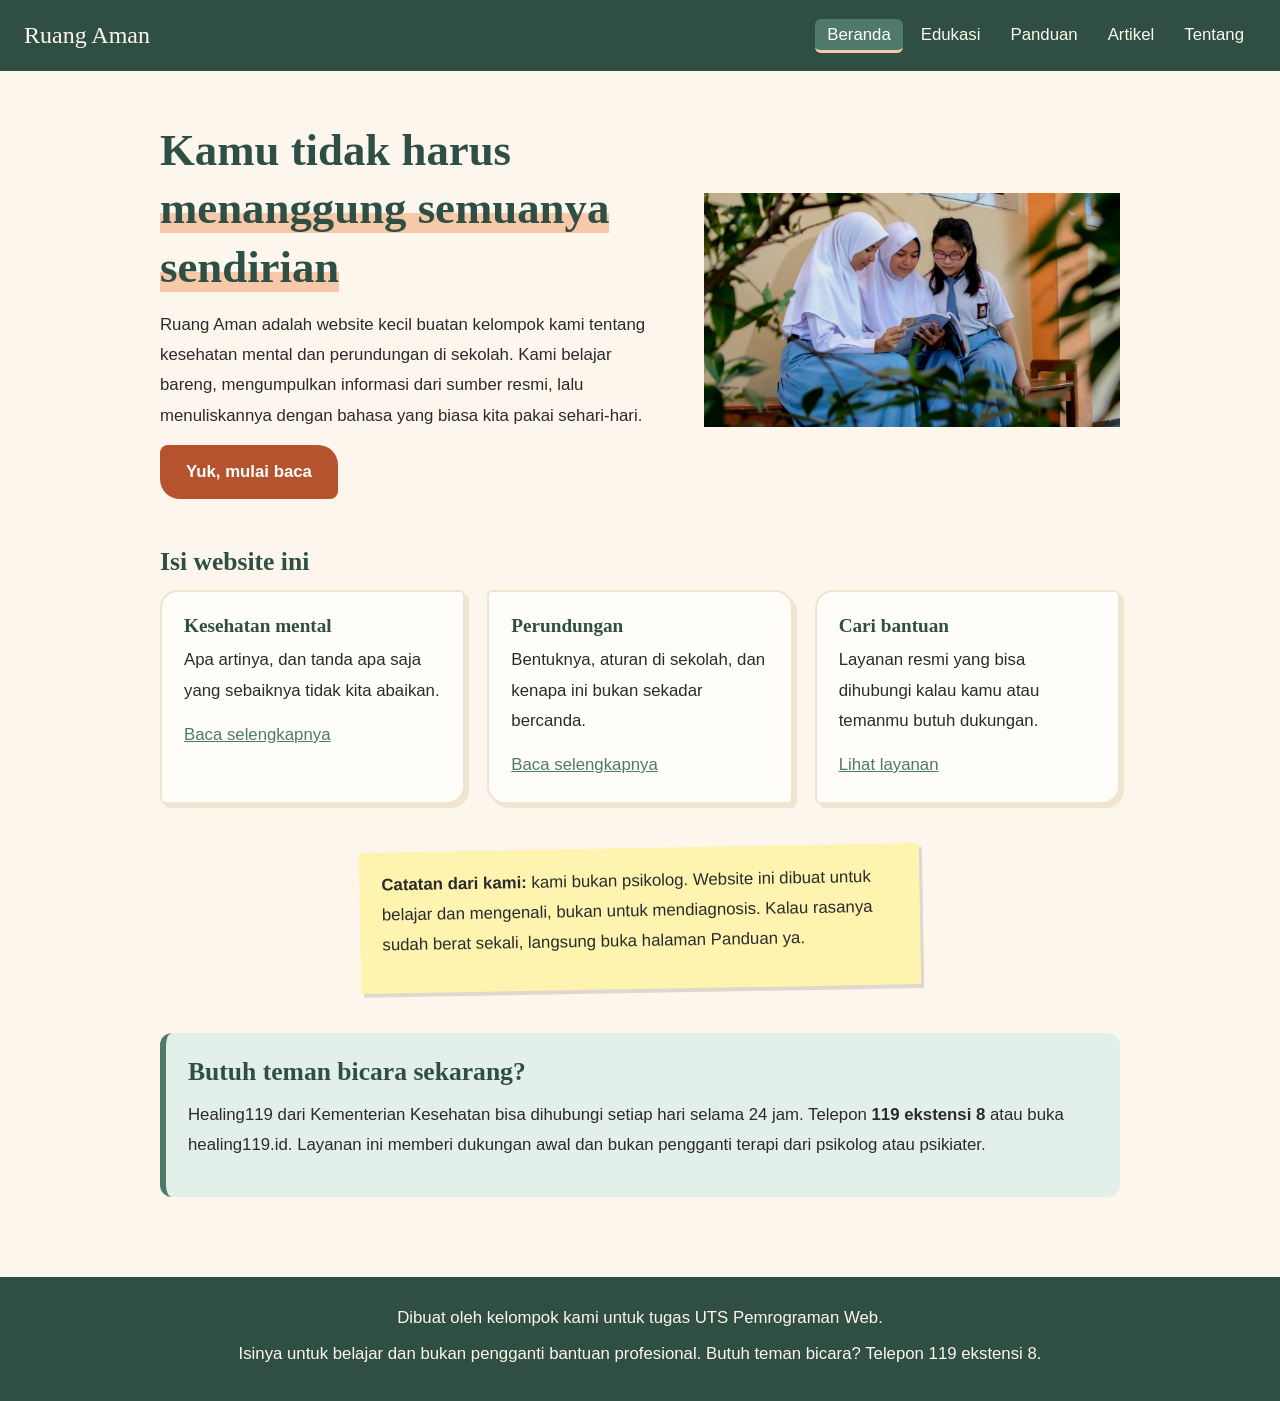
<file: index.html>
<!DOCTYPE html>
<html lang="id">
<head>
  <meta charset="UTF-8">
  <meta name="viewport" content="width=device-width, initial-scale=1.0">
  <meta name="description" content="Website edukasi kesehatan mental dan perundungan untuk pelajar">
  <title>Ruang Aman | Beranda</title>
  <link rel="stylesheet" href="css/style.css">
</head>
<body>

  <header>
    <a class="logo" href="index.html">Ruang Aman</a>
    <nav>
      <ul>
        <li><a class="aktif" href="index.html">Beranda</a></li>
        <li><a href="edukasi.html">Edukasi</a></li>
        <li><a href="panduan.html">Panduan</a></li>
        <li><a href="artikel.html">Artikel</a></li>
        <li><a href="tentang.html">Tentang</a></li>
      </ul>
    </nav>
  </header>

  <main>
    <section class="sampul">
      <div>
        <h1>Kamu tidak harus <span class="sorot">menanggung semuanya sendirian</span></h1>
        <p>Ruang Aman adalah website kecil buatan kelompok kami tentang kesehatan mental dan perundungan di sekolah. Kami belajar bareng, mengumpulkan informasi dari sumber resmi, lalu menuliskannya dengan bahasa yang biasa kita pakai sehari-hari.</p>
        <a class="tombol" href="edukasi.html">Yuk, mulai baca</a>
      </div>

            <figure>
        <img src="foto/sampul.jpg" alt="Ilustrasi siswa SMA berseragam di lingkungan sekolah">
      </figure>
    </section>

    <div class="isi">
      <section>
        <h2>Isi website ini</h2>
        <div class="kisi">
          <div class="kartu">
            <h3>Kesehatan mental</h3>
            <p>Apa artinya, dan tanda apa saja yang sebaiknya tidak kita abaikan.</p>
            <a href="edukasi.html">Baca selengkapnya</a>
          </div>
          <div class="kartu">
            <h3>Perundungan</h3>
            <p>Bentuknya, aturan di sekolah, dan kenapa ini bukan sekadar bercanda.</p>
            <a href="edukasi.html#perundungan">Baca selengkapnya</a>
          </div>
          <div class="kartu">
            <h3>Cari bantuan</h3>
            <p>Layanan resmi yang bisa dihubungi kalau kamu atau temanmu butuh dukungan.</p>
            <a href="panduan.html#bantuan">Lihat layanan</a>
          </div>
        </div>
      </section>

      <div class="catatan">
        <p><strong>Catatan dari kami:</strong> kami bukan psikolog. Website ini dibuat untuk belajar dan mengenali, bukan untuk mendiagnosis. Kalau rasanya sudah berat sekali, langsung buka halaman Panduan ya.</p>
      </div>

      <section class="kotak-bantuan">
        <h2>Butuh teman bicara sekarang?</h2>
        <p>Healing119 dari Kementerian Kesehatan bisa dihubungi setiap hari selama 24 jam. Telepon <strong>119 ekstensi 8</strong> atau buka healing119.id. Layanan ini memberi dukungan awal dan bukan pengganti terapi dari psikolog atau psikiater.</p>
      </section>
    </div>
  </main>

  <footer>
    <p>Dibuat oleh kelompok kami untuk tugas UTS Pemrograman Web.</p>
    <p>Isinya untuk belajar dan bukan pengganti bantuan profesional. Butuh teman bicara? Telepon 119 ekstensi 8.</p>
  </footer>

</body>
</html>
</file>
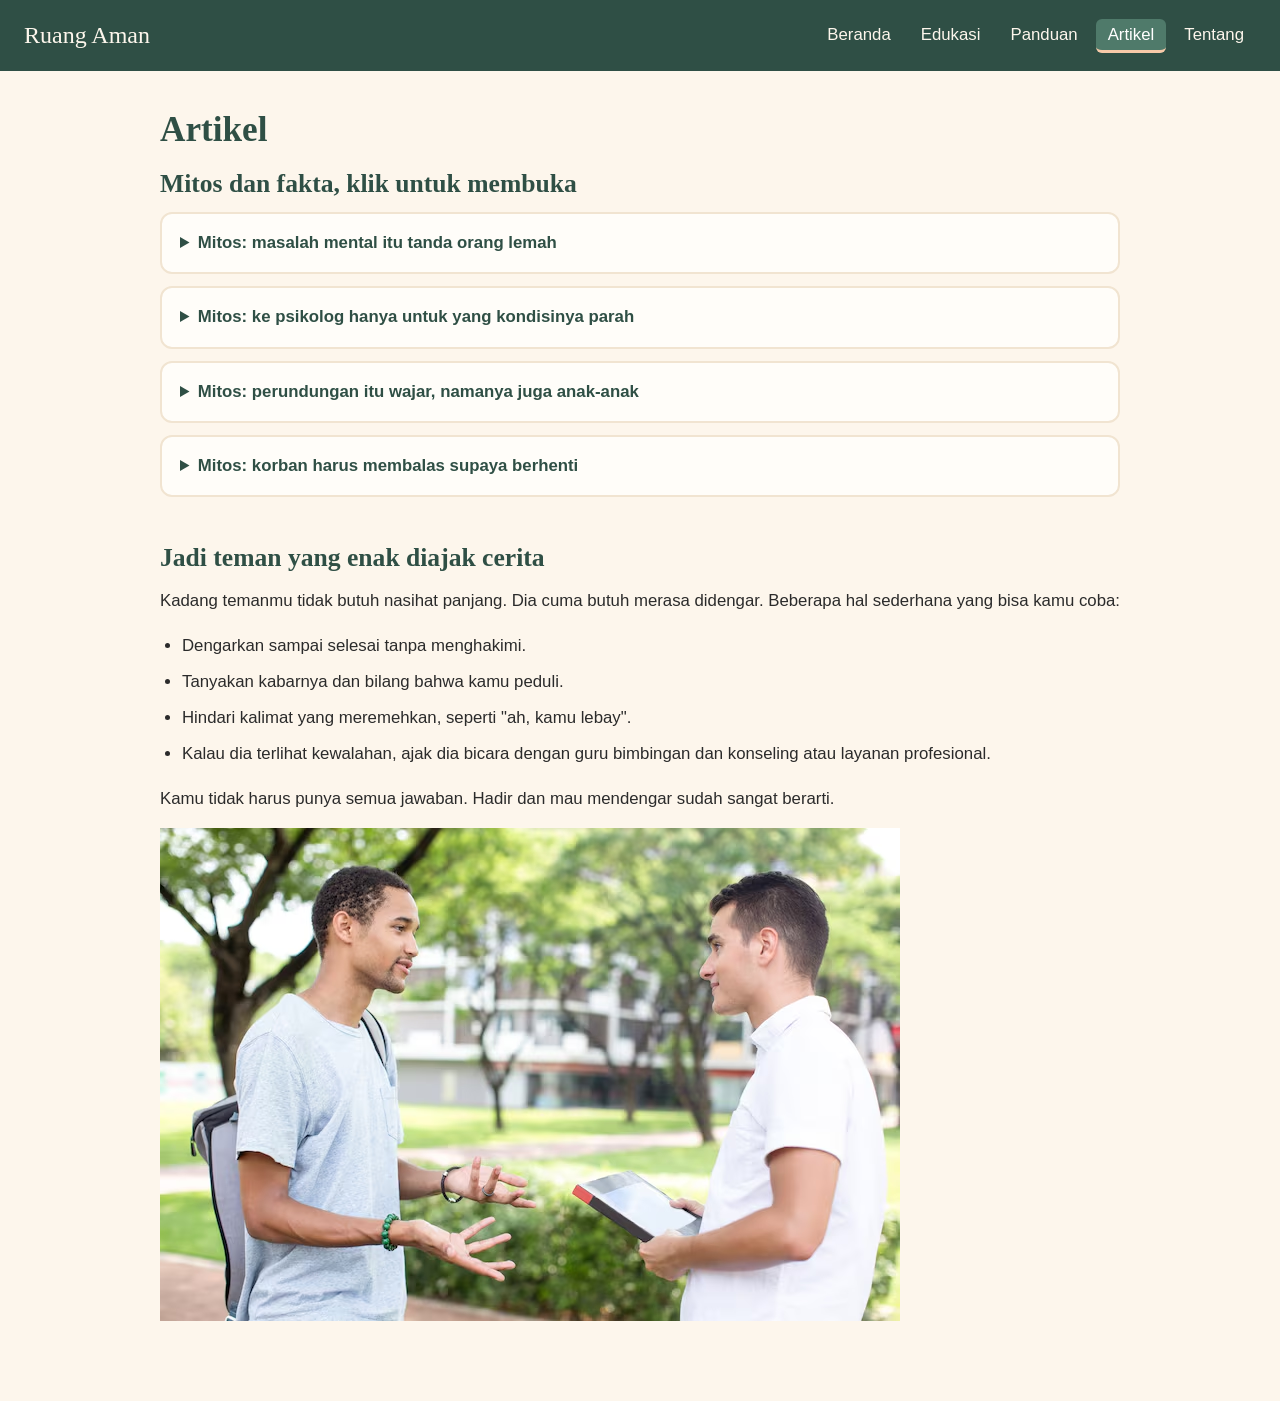
<file: artikel.html>
<!doctype html>
<html lang="id">
  <head>
    <meta charset="UTF-8" />
    <meta name="viewport" content="width=device-width, initial-scale=1.0" />
    <meta
      name="description"
      content="Website edukasi kesehatan mental dan perundungan untuk pelajar"
    />
    <title>Artikel | Artikel</title>
    <link rel="stylesheet" href="css/style.css" />
  </head>
  <body>
    <header>
      <a class="logo" href="index.html">Ruang Aman</a>
      <nav>
        <ul>
          <li><a href="index.html">Beranda</a></li>
          <li><a href="edukasi.html">Edukasi</a></li>
          <li><a href="panduan.html">Panduan</a></li>
          <li><a class="aktif" href="artikel.html">Artikel</a></li>
          <li><a href="tentang.html">Tentang</a></li>
        </ul>
      </nav>
    </header>

    <main>
      <div class="isi">
        <h1>Artikel</h1>

        <section>
          <h2>Mitos dan fakta, klik untuk membuka</h2>

          <details>
            <summary>Mitos: masalah mental itu tanda orang lemah</summary>
            <p>
              Fakta: siapa saja bisa mengalaminya, dan bisa ditangani dengan
              dukungan yang tepat. Mencari pertolongan justru langkah yang
              berani.
            </p>
          </details>

          <details>
            <summary>
              Mitos: ke psikolog hanya untuk yang kondisinya parah
            </summary>
            <p>
              Fakta: layanan seperti Healing119 memang dibuat untuk dukungan
              awal, jadi kamu tidak perlu menunggu sampai kondisinya berat.
            </p>
          </details>

          <details>
            <summary>
              Mitos: perundungan itu wajar, namanya juga anak-anak
            </summary>
            <p>
              Fakta: aturan sekolah sekarang menuntut sekolah membangun budaya
              yang aman dan nyaman, termasuk di ruang digital. Jadi ini bukan
              hal sepele.
            </p>
          </details>

          <details>
            <summary>Mitos: korban harus membalas supaya berhenti</summary>
            <p>
              Fakta: langkah yang lebih aman adalah menjauh, menyimpan bukti,
              dan melapor ke orang dewasa yang dipercaya.
            </p>
          </details>
        </section>

        <section>
          <article>
            <h2>Jadi teman yang enak diajak cerita</h2>
            <p>
              Kadang temanmu tidak butuh nasihat panjang. Dia cuma butuh merasa
              didengar. Beberapa hal sederhana yang bisa kamu coba:
            </p>
            <ul>
              <li>Dengarkan sampai selesai tanpa menghakimi.</li>
              <li>Tanyakan kabarnya dan bilang bahwa kamu peduli.</li>
              <li>
                Hindari kalimat yang meremehkan, seperti "ah, kamu lebay".
              </li>
              <li>
                Kalau dia terlihat kewalahan, ajak dia bicara dengan guru
                bimbingan dan konseling atau layanan profesional.
              </li>
            </ul>
            <p>
              Kamu tidak harus punya semua jawaban. Hadir dan mau mendengar
              sudah sangat berarti.
            </p>

            <img src="foto\dua orang mengobrol.avif" alt="dua orang mengobrol">

        </section>
      </div>
    </main>
  </body>
</html>
</file>
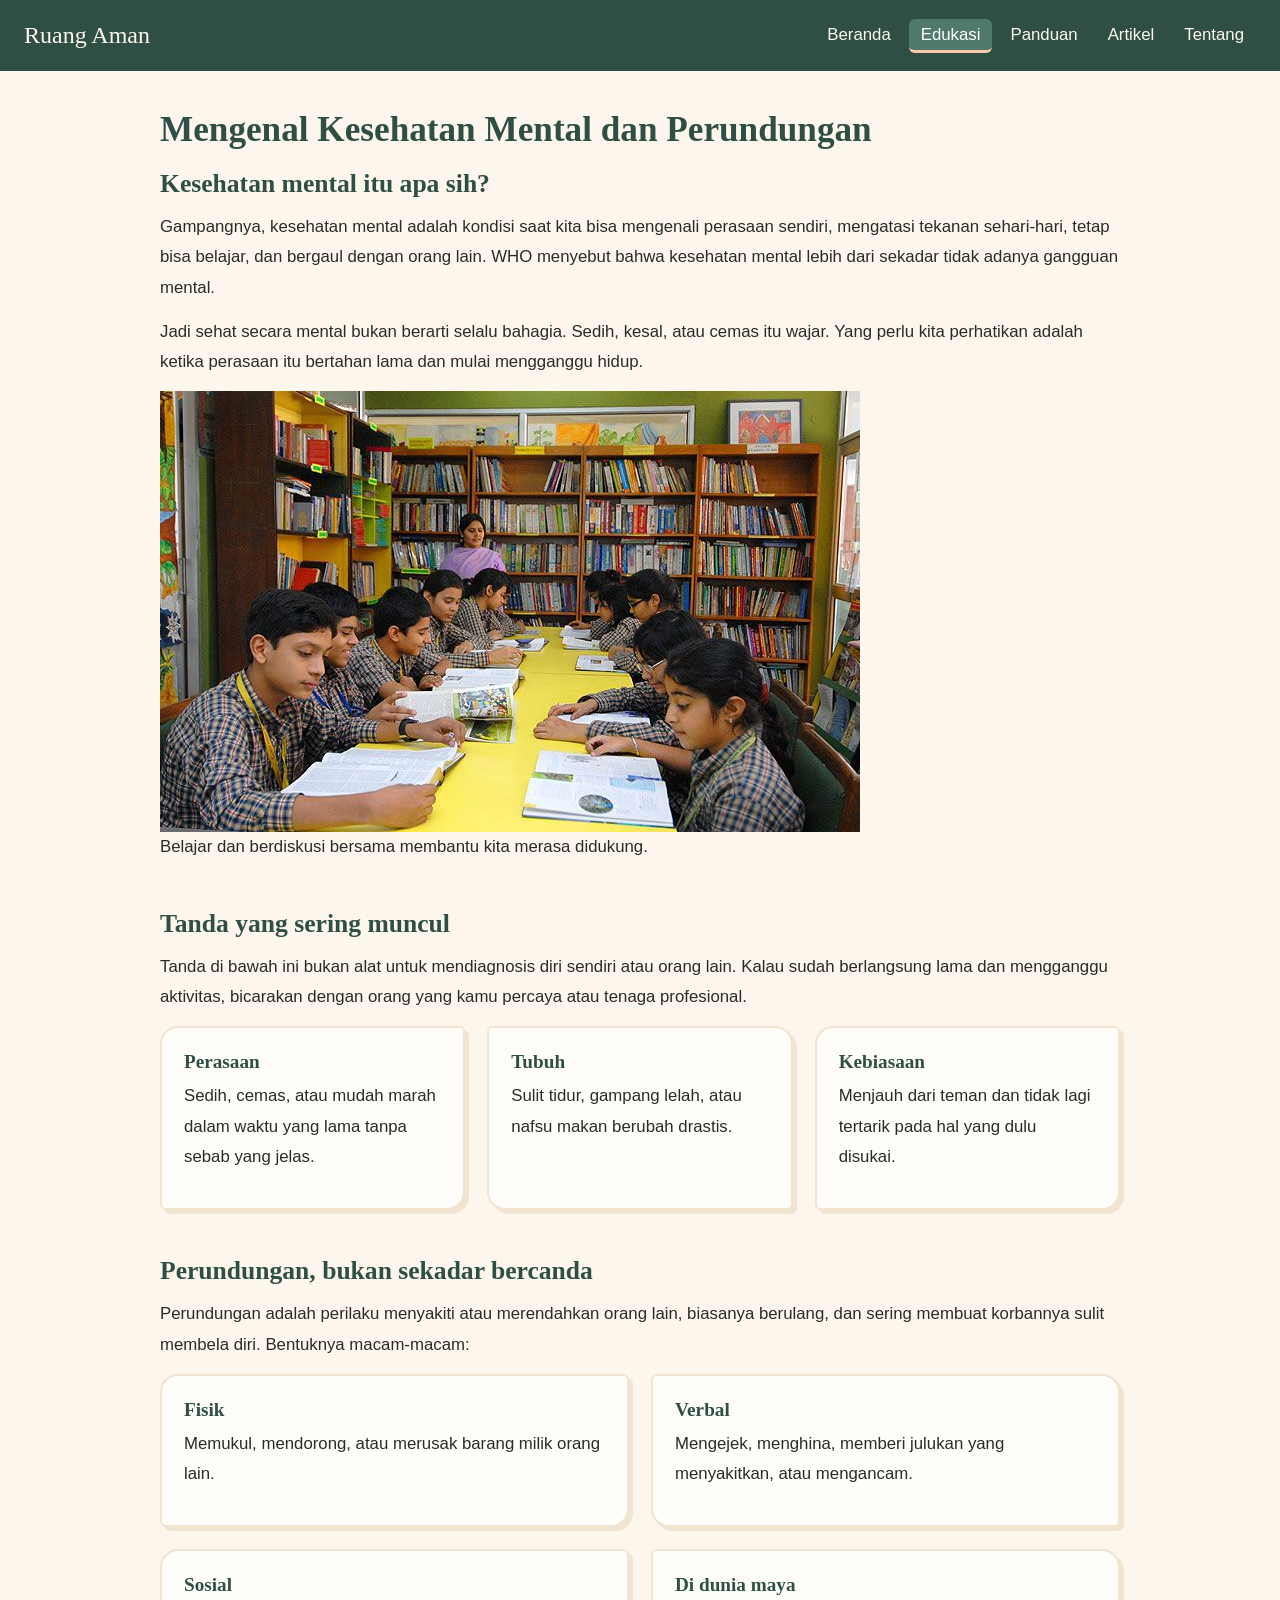
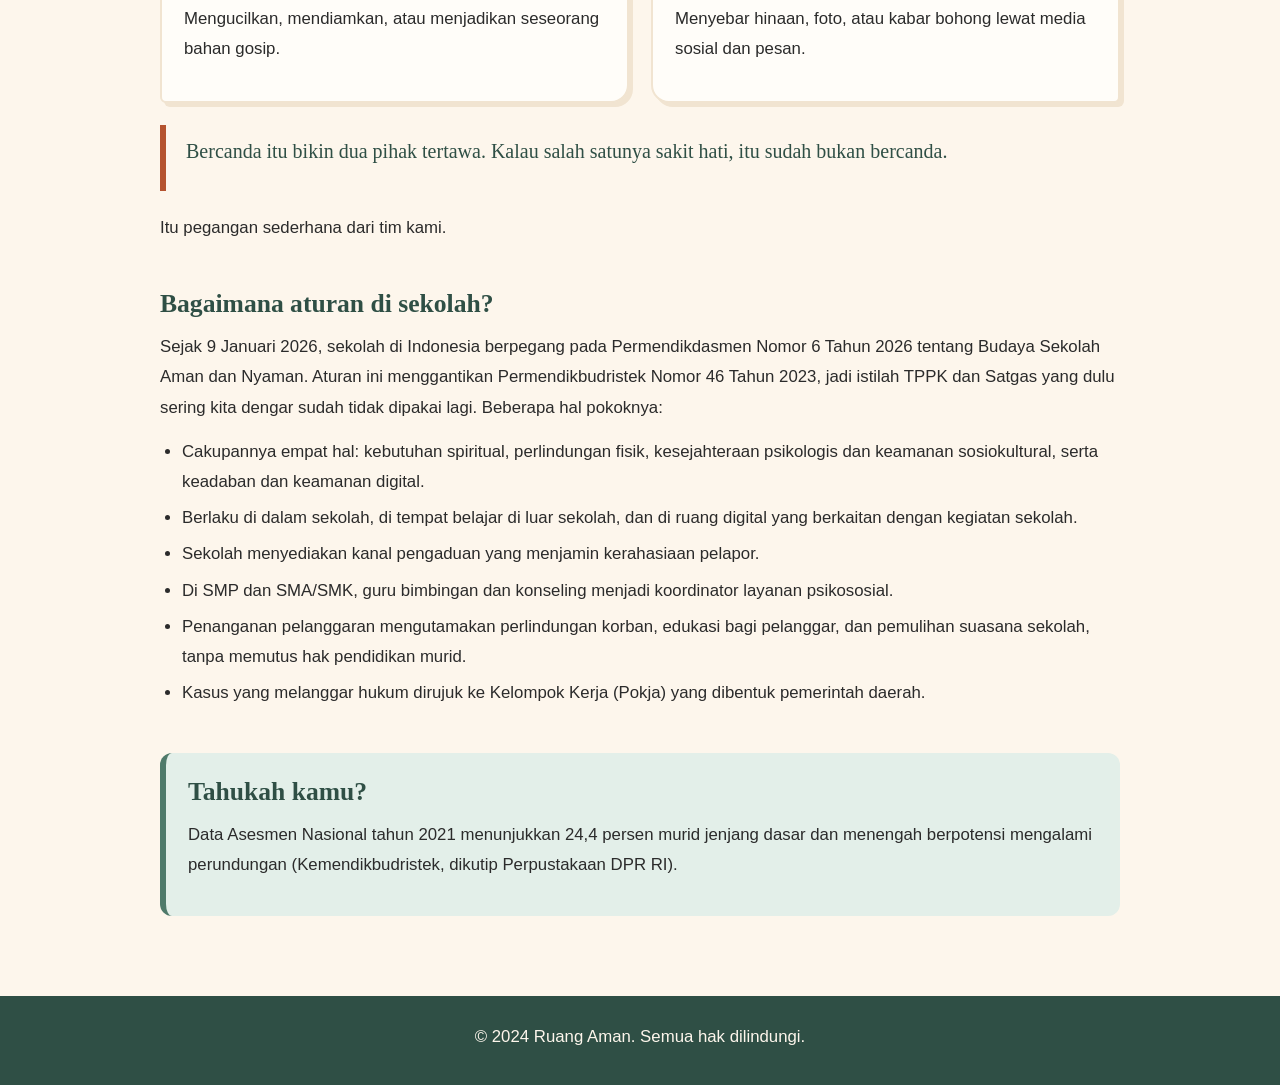
<file: edukasi.html>
<!DOCTYPE html>
<html lang="id">
<head>
  <meta charset="UTF-8">
  <meta name="viewport" content="width=device-width, initial-scale=1.0">
  <meta name="description" content="Website edukasi kesehatan mental dan perundungan untuk pelajar">
  <title>Edukasi | Edukasi</title>
  <link rel="stylesheet" href="css/style.css">
</head>
<body>

  <header>
    <a class="logo" href="index.html">Ruang Aman</a>
    <nav>
      <ul>
        <li><a href="index.html">Beranda</a></li>
        <li><a class="aktif" href="edukasi.html">Edukasi</a></li>
        <li><a href="panduan.html">Panduan</a></li>
        <li><a href="artikel.html">Artikel</a></li>
        <li><a href="tentang.html">Tentang</a></li>
      </ul>
    </nav>
  </header>

<main>
  <div class="isi">
    <h1>Mengenal Kesehatan Mental dan Perundungan</h1>

    <section>
      <h2>Kesehatan mental itu apa sih?</h2>
      <p>Gampangnya, kesehatan mental adalah kondisi saat kita bisa mengenali perasaan sendiri, mengatasi tekanan sehari-hari, tetap bisa belajar, dan bergaul dengan orang lain. WHO menyebut bahwa kesehatan mental lebih dari sekadar tidak adanya gangguan mental.</p>
      <p>Jadi sehat secara mental bukan berarti selalu bahagia. Sedih, kesal, atau cemas itu wajar. Yang perlu kita perhatikan adalah ketika perasaan itu bertahan lama dan mulai mengganggu hidup.</p>

      <figure>
      <img src="foto\foto belajar.jpg" alt="Sekelompok pelajar belajar dan membaca bersama di perpustakaan">
      <figcaption>Belajar dan berdiskusi bersama membantu kita merasa didukung.</figcaption>
      </figure>
    </section>

    <section>
      <h2>Tanda yang sering muncul</h2>
      <p>Tanda di bawah ini bukan alat untuk mendiagnosis diri sendiri atau orang lain. Kalau sudah berlangsung lama dan mengganggu aktivitas, bicarakan dengan orang yang kamu percaya atau tenaga profesional.</p>
      <div class="kisi">
        <div class="kartu">
          <h3>Perasaan</h3>
          <p>Sedih, cemas, atau mudah marah dalam waktu yang lama tanpa sebab yang jelas.</p>
        </div>
        <div class="kartu">
          <h3>Tubuh</h3>
          <p>Sulit tidur, gampang lelah, atau nafsu makan berubah drastis.</p>
        </div>
        <div class="kartu">
          <h3>Kebiasaan</h3>
          <p>Menjauh dari teman dan tidak lagi tertarik pada hal yang dulu disukai.</p>
        </div>
      </div>
    </section>

    <section id="perundungan">
      <h2>Perundungan, bukan sekadar bercanda</h2>
      <p>Perundungan adalah perilaku menyakiti atau merendahkan orang lain, biasanya berulang, dan sering membuat korbannya sulit membela diri. Bentuknya macam-macam:</p>
      <div class="kisi dua">
        <div class="kartu">
          <h3>Fisik</h3>
          <p>Memukul, mendorong, atau merusak barang milik orang lain.</p>
        </div>
        <div class="kartu">
          <h3>Verbal</h3>
          <p>Mengejek, menghina, memberi julukan yang menyakitkan, atau mengancam.</p>
        </div>
        <div class="kartu">
          <h3>Sosial</h3>
          <p>Mengucilkan, mendiamkan, atau menjadikan seseorang bahan gosip.</p>
        </div>
        <div class="kartu">
          <h3>Di dunia maya</h3>
          <p>Menyebar hinaan, foto, atau kabar bohong lewat media sosial dan pesan.</p>
        </div>
      </div>
      <blockquote>
        <p>Bercanda itu bikin dua pihak tertawa. Kalau salah satunya sakit hati, itu sudah bukan bercanda.</p>
      </blockquote>
      <p>Itu pegangan sederhana dari tim kami.</p>
    </section>

    <section>
      <h2>Bagaimana aturan di sekolah?</h2>
      <p>Sejak 9 Januari 2026, sekolah di Indonesia berpegang pada Permendikdasmen Nomor 6 Tahun 2026 tentang Budaya Sekolah Aman dan Nyaman. Aturan ini menggantikan Permendikbudristek Nomor 46 Tahun 2023, jadi istilah TPPK dan Satgas yang dulu sering kita dengar sudah tidak dipakai lagi. Beberapa hal pokoknya:</p>
      <ul>
        <li>Cakupannya empat hal: kebutuhan spiritual, perlindungan fisik, kesejahteraan psikologis dan keamanan sosiokultural, serta keadaban dan keamanan digital.</li>
        <li>Berlaku di dalam sekolah, di tempat belajar di luar sekolah, dan di ruang digital yang berkaitan dengan kegiatan sekolah.</li>
        <li>Sekolah menyediakan kanal pengaduan yang menjamin kerahasiaan pelapor.</li>
        <li>Di SMP dan SMA/SMK, guru bimbingan dan konseling menjadi koordinator layanan psikososial.</li>
        <li>Penanganan pelanggaran mengutamakan perlindungan korban, edukasi bagi pelanggar, dan pemulihan suasana sekolah, tanpa memutus hak pendidikan murid.</li>
        <li>Kasus yang melanggar hukum dirujuk ke Kelompok Kerja (Pokja) yang dibentuk pemerintah daerah.</li>
      </ul>
    </section>

    <section class="kotak-bantuan">
      <h2>Tahukah kamu?</h2>
      <p>Data Asesmen Nasional tahun 2021 menunjukkan 24,4 persen murid jenjang dasar dan menengah berpotensi mengalami perundungan (Kemendikbudristek, dikutip Perpustakaan DPR RI).</p>
    </section>
  </div>
</main>

  <footer>
    <p>&copy; 2024 Ruang Aman. Semua hak dilindungi.</p>
  </footer>
</file>
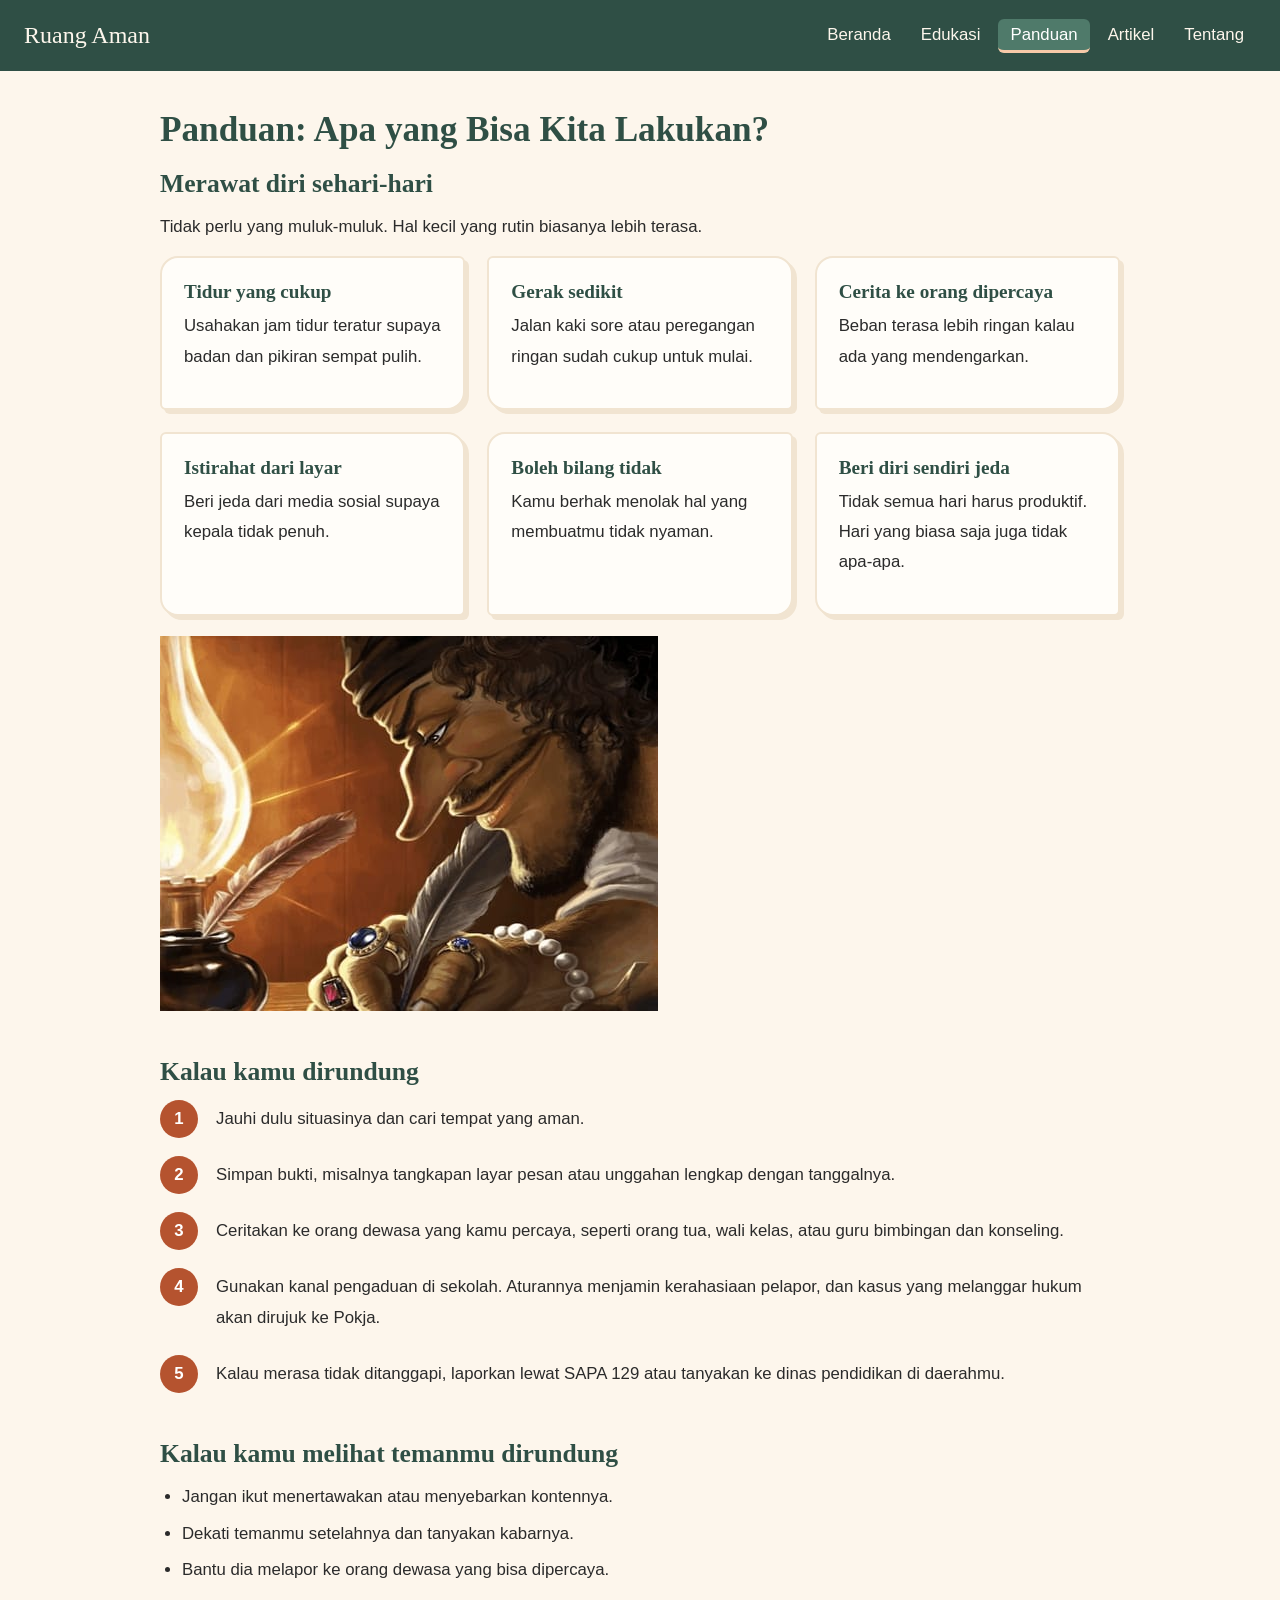
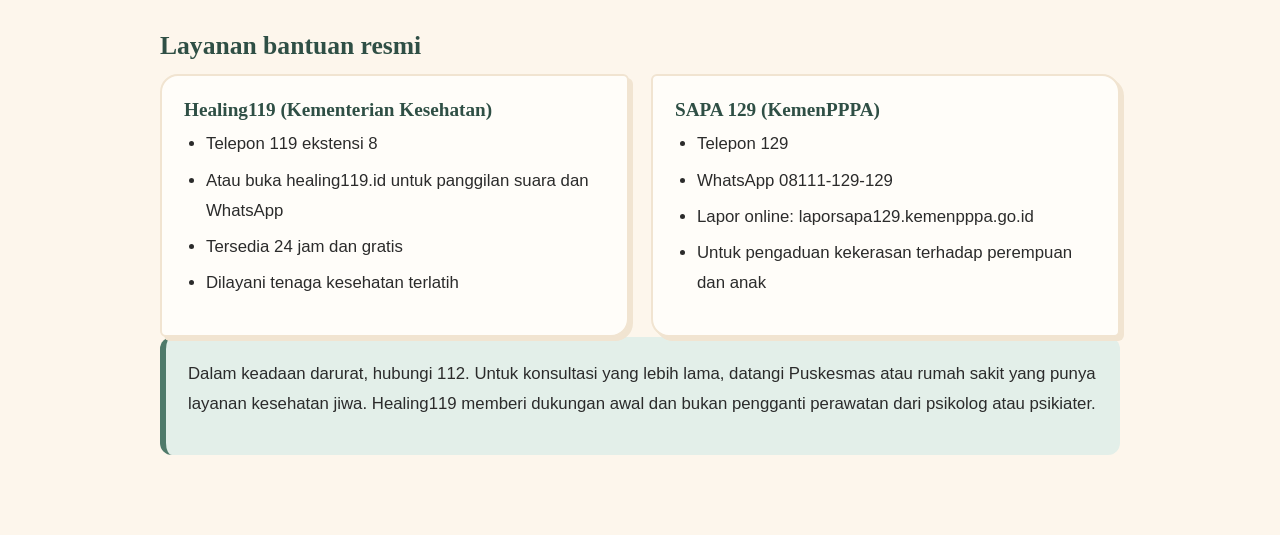
<file: panduan.html>
<!doctype html>
<html lang="id">
  <head>
    <meta charset="UTF-8" />
    <meta name="viewport" content="width=device-width, initial-scale=1.0" />
    <meta
      name="description"
      content="Website edukasi kesehatan mental dan perundungan untuk pelajar"
    />
    <title>Panduan | Panduan</title>
    <link rel="stylesheet" href="css/style.css" />
  </head>
  <body>
    <header>
      <a class="logo" href="index.html">Ruang Aman</a>
      <nav>
        <ul>
          <li><a href="index.html">Beranda</a></li>
          <li><a href="edukasi.html">Edukasi</a></li>
          <li><a class="aktif" href="panduan.html">Panduan</a></li>
          <li><a href="artikel.html">Artikel</a></li>
          <li><a href="tentang.html">Tentang</a></li>
        </ul>
      </nav>
    </header>

    <main>
      <div class="isi">
        <h1>Panduan: Apa yang Bisa Kita Lakukan?</h1>

        <section>
          <h2>Merawat diri sehari-hari</h2>
          <p>
            Tidak perlu yang muluk-muluk. Hal kecil yang rutin biasanya lebih
            terasa.
          </p>
          <div class="kisi">
            <div class="kartu">
              <h3>Tidur yang cukup</h3>
              <p>
                Usahakan jam tidur teratur supaya badan dan pikiran sempat
                pulih.
              </p>
            </div>
            <div class="kartu">
              <h3>Gerak sedikit</h3>
              <p>
                Jalan kaki sore atau peregangan ringan sudah cukup untuk mulai.
              </p>
            </div>
            <div class="kartu">
              <h3>Cerita ke orang dipercaya</h3>
              <p>Beban terasa lebih ringan kalau ada yang mendengarkan.</p>
            </div>
            <div class="kartu">
              <h3>Istirahat dari layar</h3>
              <p>Beri jeda dari media sosial supaya kepala tidak penuh.</p>
            </div>
            <div class="kartu">
              <h3>Boleh bilang tidak</h3>
              <p>Kamu berhak menolak hal yang membuatmu tidak nyaman.</p>
            </div>
            <div class="kartu">
              <h3>Beri diri sendiri jeda</h3>
              <p>
                Tidak semua hari harus produktif. Hari yang biasa saja juga
                tidak apa-apa.
              </p>
            </div>
          </div>

          <figure class="jarak">
            <img src="foto\image.png" alt="orang sedang menulis" />
          </figure>
        </section>

        <section>
          <h2>Kalau kamu dirundung</h2>
          <ol class="langkah">
            <li>Jauhi dulu situasinya dan cari tempat yang aman.</li>
            <li>
              Simpan bukti, misalnya tangkapan layar pesan atau unggahan lengkap
              dengan tanggalnya.
            </li>
            <li>
              Ceritakan ke orang dewasa yang kamu percaya, seperti orang tua,
              wali kelas, atau guru bimbingan dan konseling.
            </li>
            <li>
              Gunakan kanal pengaduan di sekolah. Aturannya menjamin kerahasiaan
              pelapor, dan kasus yang melanggar hukum akan dirujuk ke Pokja.
            </li>
            <li>
              Kalau merasa tidak ditanggapi, laporkan lewat SAPA 129 atau
              tanyakan ke dinas pendidikan di daerahmu.
            </li>
          </ol>
        </section>

        <section>
          <h2>Kalau kamu melihat temanmu dirundung</h2>
          <ul>
            <li>Jangan ikut menertawakan atau menyebarkan kontennya.</li>
            <li>Dekati temanmu setelahnya dan tanyakan kabarnya.</li>
            <li>Bantu dia melapor ke orang dewasa yang bisa dipercaya.</li>
          </ul>
        </section>

        <section id="bantuan">
          <h2>Layanan bantuan resmi</h2>
          <div class="kisi dua">
            <div class="kartu">
              <h3>Healing119 (Kementerian Kesehatan)</h3>
              <ul>
                <li>Telepon 119 ekstensi 8</li>
                <li>
                  Atau buka healing119.id untuk panggilan suara dan WhatsApp
                </li>
                <li>Tersedia 24 jam dan gratis</li>
                <li>Dilayani tenaga kesehatan terlatih</li>
              </ul>
            </div>
            <div class="kartu">
              <h3>SAPA 129 (KemenPPPA)</h3>
              <ul>
                <li>Telepon 129</li>
                <li>WhatsApp 08111-129-129</li>
                <li>Lapor online: laporsapa129.kemenpppa.go.id</li>
                <li>Untuk pengaduan kekerasan terhadap perempuan dan anak</li>
              </ul>
            </div>
          </div>
          <div class="kotak-bantuan">
            <p>
              Dalam keadaan darurat, hubungi 112. Untuk konsultasi yang lebih
              lama, datangi Puskesmas atau rumah sakit yang punya layanan
              kesehatan jiwa. Healing119 memberi dukungan awal dan bukan
              pengganti perawatan dari psikolog atau psikiater.
            </p>
          </div>
        </section>
      </div>
    </main>
  </body>
</html>
</file>
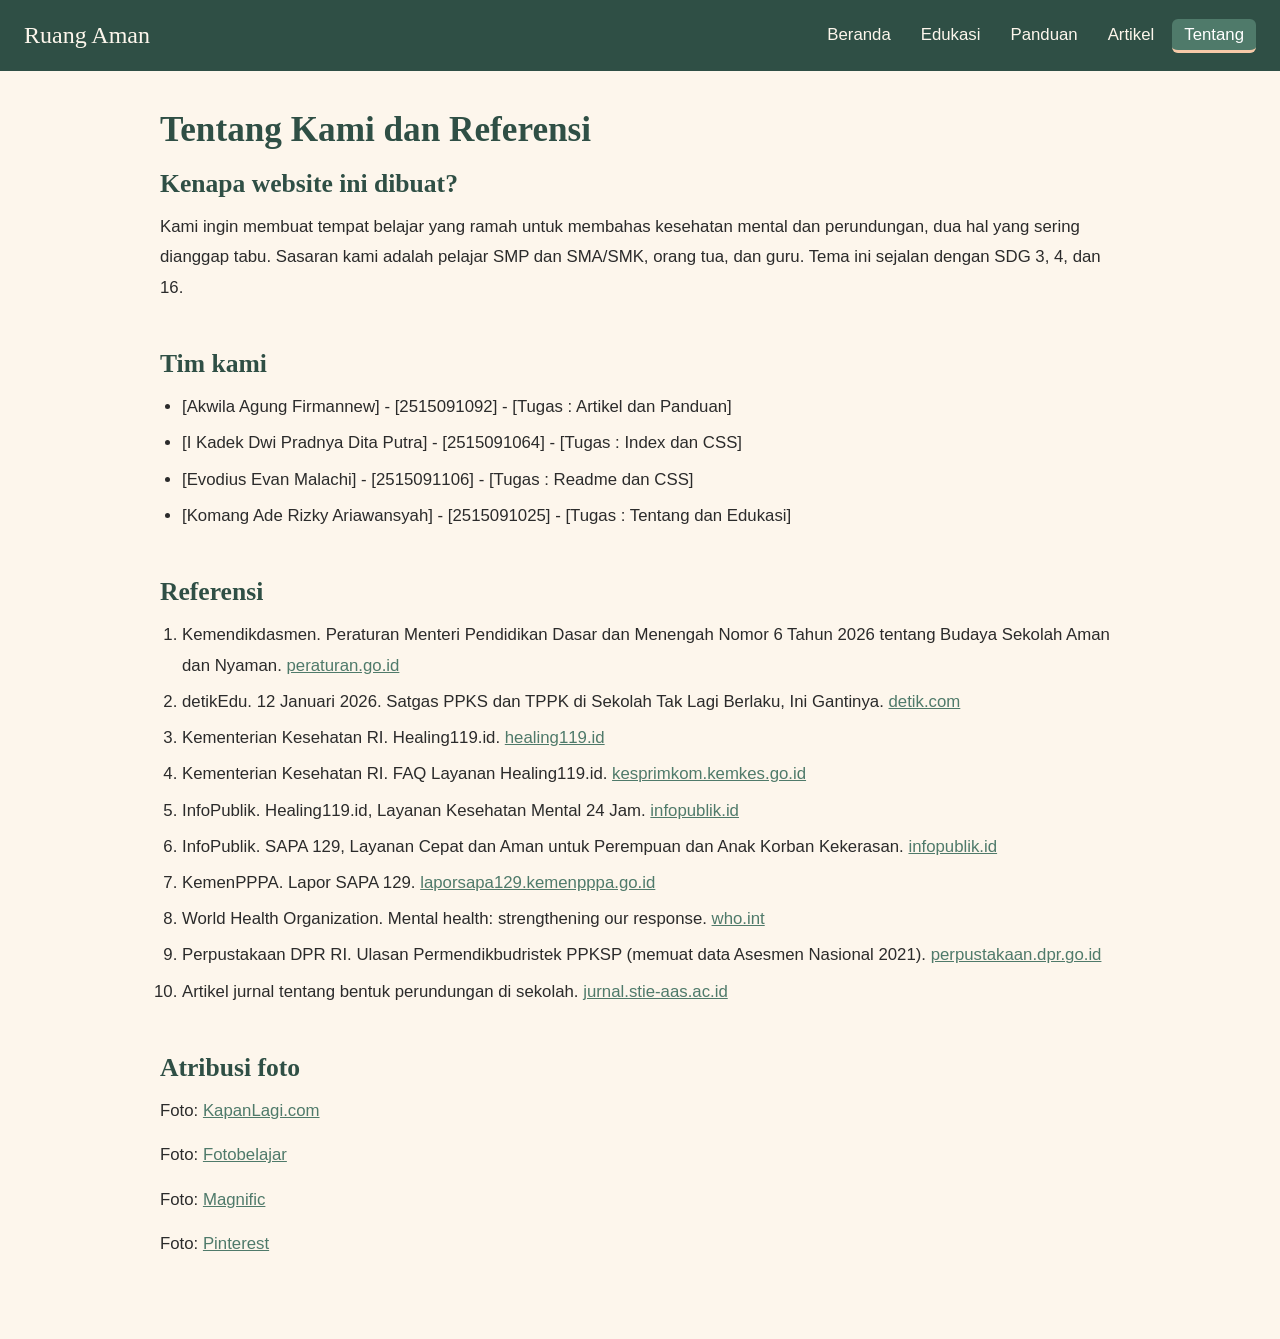
<file: tentang.html>
<!DOCTYPE html>
<html lang="id">
<head>
  <meta charset="UTF-8">
  <meta name="viewport" content="width=device-width, initial-scale=1.0">
  <meta name="description" content="Website edukasi kesehatan mental dan perundungan untuk pelajar">
  <title>Tentang | Tentang</title>
  <link rel="stylesheet" href="css/style.css">
</head>
<body>

  <header>
    <a class="logo" href="index.html">Ruang Aman</a>
    <nav>
      <ul>
        <li><a href="index.html">Beranda</a></li>
        <li><a href="edukasi.html">Edukasi</a></li>
        <li><a href="panduan.html">Panduan</a></li>
        <li><a href="artikel.html">Artikel</a></li>
        <li><a class="aktif"href="tentang.html">Tentang</a></li>
      </ul>
    </nav>
  </header>

<main>
  <div class="isi">
    <h1>Tentang Kami dan Referensi</h1>

    <section>
      <h2>Kenapa website ini dibuat?</h2>
      <p>Kami ingin membuat tempat belajar yang ramah untuk membahas kesehatan mental dan perundungan, dua hal yang sering dianggap tabu. Sasaran kami adalah pelajar SMP dan SMA/SMK, orang tua, dan guru. Tema ini sejalan dengan SDG 3, 4, dan 16.</p>
    </section>

    <section>
      <h2>Tim kami</h2>
      <ul>
        <li>[Akwila Agung Firmannew] - [2515091092] - [Tugas : Artikel dan Panduan]</li>
        <li>[I Kadek Dwi Pradnya Dita Putra] - [2515091064] - [Tugas : Index dan CSS]</li>
        <li>[Evodius Evan Malachi] - [2515091106] - [Tugas : Readme dan CSS]</li>
        <li>[Komang Ade Rizky Ariawansyah] - [2515091025] - [Tugas : Tentang dan Edukasi]</li>
      </ul>
    </section>

    <section>
      <h2>Referensi</h2>
      <ol>
        <li>Kemendikdasmen. Peraturan Menteri Pendidikan Dasar dan Menengah Nomor 6 Tahun 2026 tentang Budaya Sekolah Aman dan Nyaman. <a href="https://peraturan.go.id/files/Permendikdasmen-no-6-tahun-2026.pdf">peraturan.go.id</a></li>
        <li>detikEdu. 12 Januari 2026. Satgas PPKS dan TPPK di Sekolah Tak Lagi Berlaku, Ini Gantinya. <a href="https://www.detik.com/edu/sekolah/d-8303028/satgas-ppks-dan-tppk-di-sekolah-tak-lagi-berlaku-ini-gantinya">detik.com</a></li>
        <li>Kementerian Kesehatan RI. Healing119.id. <a href="https://healing119.id">healing119.id</a></li>
        <li>Kementerian Kesehatan RI. FAQ Layanan Healing119.id. <a href="https://kesprimkom.kemkes.go.id/assets/uploads/contents/others/FAQ_Cegah_Bunuh_Diri%2C_Dukung_Kesehatan_Jiwa__Kenali_Layanan_Healing119.id.pdf">kesprimkom.kemkes.go.id</a></li>
        <li>InfoPublik. Healing119.id, Layanan Kesehatan Mental 24 Jam. <a href="https://infopublik.id/kategori/layanan-publik/952502/healing119id-layanan-kesehatan-mental-24-jam-teman-bicara-yang-siap-mendengar">infopublik.id</a></li>
        <li>InfoPublik. SAPA 129, Layanan Cepat dan Aman untuk Perempuan dan Anak Korban Kekerasan. <a href="https://infopublik.id/kategori/layanan-publik/927918/sapa-129-layanan-cepat-dan-aman-untuk-perempuan-dan-anak-korban-kekerasan">infopublik.id</a></li>
        <li>KemenPPPA. Lapor SAPA 129. <a href="https://laporsapa129.kemenpppa.go.id">laporsapa129.kemenpppa.go.id</a></li>
        <li>World Health Organization. Mental health: strengthening our response. <a href="https://www.who.int/news-room/fact-sheets/detail/mental-health-strengthening-our-response">who.int</a></li>
        <li>Perpustakaan DPR RI. Ulasan Permendikbudristek PPKSP (memuat data Asesmen Nasional 2021). <a href="https://perpustakaan.dpr.go.id/epaper/index/detail/id/18338">perpustakaan.dpr.go.id</a></li>
        <li>Artikel jurnal tentang bentuk perundungan di sekolah. <a href="https://www.jurnal.stie-aas.ac.id/index.php/JAIM/article/download/20867/8925/68032">jurnal.stie-aas.ac.id</a></li>
      </ol>
    </section>

    <section>
      <h2>Atribusi foto</h2>
      <p>Foto: <a href="https://en.kapanlagi.com/plus/wow-is-it-profanity-or-just-ordinary-find-the-explanation-in-kbbi.html">KapanLagi.com</a></p>
      <p>Foto: <a href="https://i.pinimg.com/736x/ff/ce/e6/ffcee6ab47a7ef1c5bac8d042b796fff.jpg">Fotobelajar</a></p>
      <p>Foto: <a href="https://www.magnific.com/idn/foto/dua-orang-berbicara">Magnific</a></p>
      <p>Foto: <a href="https://ar.pinterest.com/pin/1005921266755666179/">Pinterest</a></p>
    </section>
  </div>
</main>
</file>
<file: css/style.css>
:root {
  --krem: #fdf6ec;
  --pasir: #f1e4d1;
  --putih: #fffdf9;
  --hijau: #4f7a6a;
  --hijau-gelap: #2f4f45;
  --terakota: #b5532f;
  --terakota-muda: #f7c9a8;
  --teks: #2b2b2b;
}

* {
  box-sizing: border-box;
  margin: 0;
  padding: 0;
}

body {
  font-family: "Segoe UI", Arial, sans-serif;
  background-color: var(--krem);
  color: var(--teks);
  line-height: 1.8;
  font-size: 1.05rem;
}

h1, h2, h3 {
  font-family: Georgia, "Times New Roman", serif;
  color: var(--hijau-gelap);
  line-height: 1.3;
}

h1 { font-size: 2.2rem; margin-bottom: 14px; }
h2 { font-size: 1.6rem; margin-bottom: 12px; }
h3 { font-size: 1.2rem; margin-bottom: 6px; }

p { margin-bottom: 14px; }

ul, ol {
  margin-left: 22px;
  margin-bottom: 14px;
}

li { margin-bottom: 6px; }

a {
  color: var(--hijau);
  overflow-wrap: anywhere;
}

a:hover { color: var(--terakota); }

img {
  max-width: 100%;
  height: auto;
  display: block;
}

/* Header dan navigasi (Flexbox) */
header {
  background-color: var(--hijau-gelap);
  padding: 14px 24px;
  display: flex;
  justify-content: space-between;
  align-items: center;
  flex-wrap: wrap;
  gap: 10px;
  position: sticky;
  top: 0;
  z-index: 100;
}

.logo {
  font-family: Georgia, serif;
  font-size: 1.5rem;
  color: var(--krem);
  text-decoration: none;
}

nav ul {
  list-style: none;
  margin: 0;
  display: flex;
  flex-wrap: wrap;
  gap: 6px;
}

nav li { margin: 0; }

nav a {
  color: var(--krem);
  text-decoration: none;
  padding: 6px 12px;
  border-radius: 6px;
}

nav a:hover,
nav a.aktif {
  background-color: var(--hijau);
  color: white;
}

nav a.aktif {
  border-bottom: 3px solid var(--terakota-muda);
}

/* Pembungkus isi */
.isi {
  max-width: 1000px;
  margin: 0 auto;
  padding: 36px 20px;
}

section { margin-bottom: 44px; }

/* Sampul dua kolom (Grid) */
.sampul {
  max-width: 1000px;
  margin: 0 auto;
  padding: 50px 20px 10px;
  display: grid;
  grid-template-columns: 1.1fr 0.9fr;
  gap: 36px;
  align-items: center;
}

.sampul h1 { font-size: 2.8rem; }

.sorot {
  background: linear-gradient(transparent 60%, var(--terakota-muda) 60%);
}

.tombol {
  display: inline-block;
  background-color: var(--terakota);
  color: white;
  padding: 12px 26px;
  border-radius: 8px 20px 8px 20px;
  text-decoration: none;
  font-weight: bold;
}

.tombol:hover {
  background-color: var(--hijau-gelap);
  color: white;
}

/* Kartu informasi (Grid) */
.kisi {
  display: grid;
  grid-template-columns: repeat(3, 1fr);
  gap: 22px;
}

.kisi.dua { grid-template-columns: repeat(2, 1fr); }

.kartu {
  background-color: var(--putih);
  border: 2px solid var(--pasir);
  border-radius: 18px 6px 18px 6px;
  padding: 22px;
  box-shadow: 4px 4px 0 var(--pasir);
}

.kartu:nth-child(even) {
  border-radius: 6px 18px 6px 18px;
}

/* Catatan tempel */
.catatan {
  background-color: #fff3b0;
  padding: 18px 22px;
  max-width: 560px;
  margin: 0 auto 44px;
  transform: rotate(-1deg);
  box-shadow: 3px 4px 0 rgba(0, 0, 0, 0.12);
}

/* Kutipan */
blockquote {
  border-left: 6px solid var(--terakota);
  padding: 8px 0 8px 20px;
  margin: 22px 0;
  font-family: Georgia, serif;
  font-size: 1.25rem;
  color: var(--hijau-gelap);
}

/* Langkah bernomor */
.langkah {
  list-style: none;
  margin-left: 0;
  counter-reset: nomor;
}

.langkah li {
  counter-increment: nomor;
  position: relative;
  padding: 4px 0 4px 56px;
  margin-bottom: 18px;
}

.langkah li::before {
  content: counter(nomor);
  position: absolute;
  left: 0;
  top: 0;
  width: 38px;
  height: 38px;
  border-radius: 50%;
  background-color: var(--terakota);
  color: white;
  font-weight: bold;
  display: flex;
  align-items: center;
  justify-content: center;
}

/* Mitos dan fakta (bisa dibuka-tutup) */
details {
  background-color: var(--putih);
  border: 2px solid var(--pasir);
  border-radius: 12px;
  padding: 14px 18px;
  margin-bottom: 12px;
}

summary {
  cursor: pointer;
  font-weight: bold;
  color: var(--hijau-gelap);
}

details[open] summary { margin-bottom: 8px; }

/* Kotak bantuan */
.kotak-bantuan {
  background-color: #e3efe9;
  border-left: 6px solid var(--hijau);
  border-radius: 12px;
  padding: 22px;
}

/* Footer */
footer {
  background-color: var(--hijau-gelap);
  color: var(--krem);
  text-align: center;
  padding: 26px 20px;
}

footer p { margin-bottom: 6px; }

.jarak { 
  padding-top: 20px;
}

/* Tablet */
@media (max-width: 900px) {
  .sampul { grid-template-columns: 1fr; }
  .kisi { grid-template-columns: repeat(2, 1fr); }
}

/* Ponsel */
@media (max-width: 600px) {
  header {
    flex-direction: column;
    text-align: center;
  }

  nav ul { justify-content: center; }

  h1, .sampul h1 { font-size: 1.9rem; }

  .kisi,
  .kisi.dua { grid-template-columns: 1fr; }

  .catatan { transform: none; }
}
</file>
